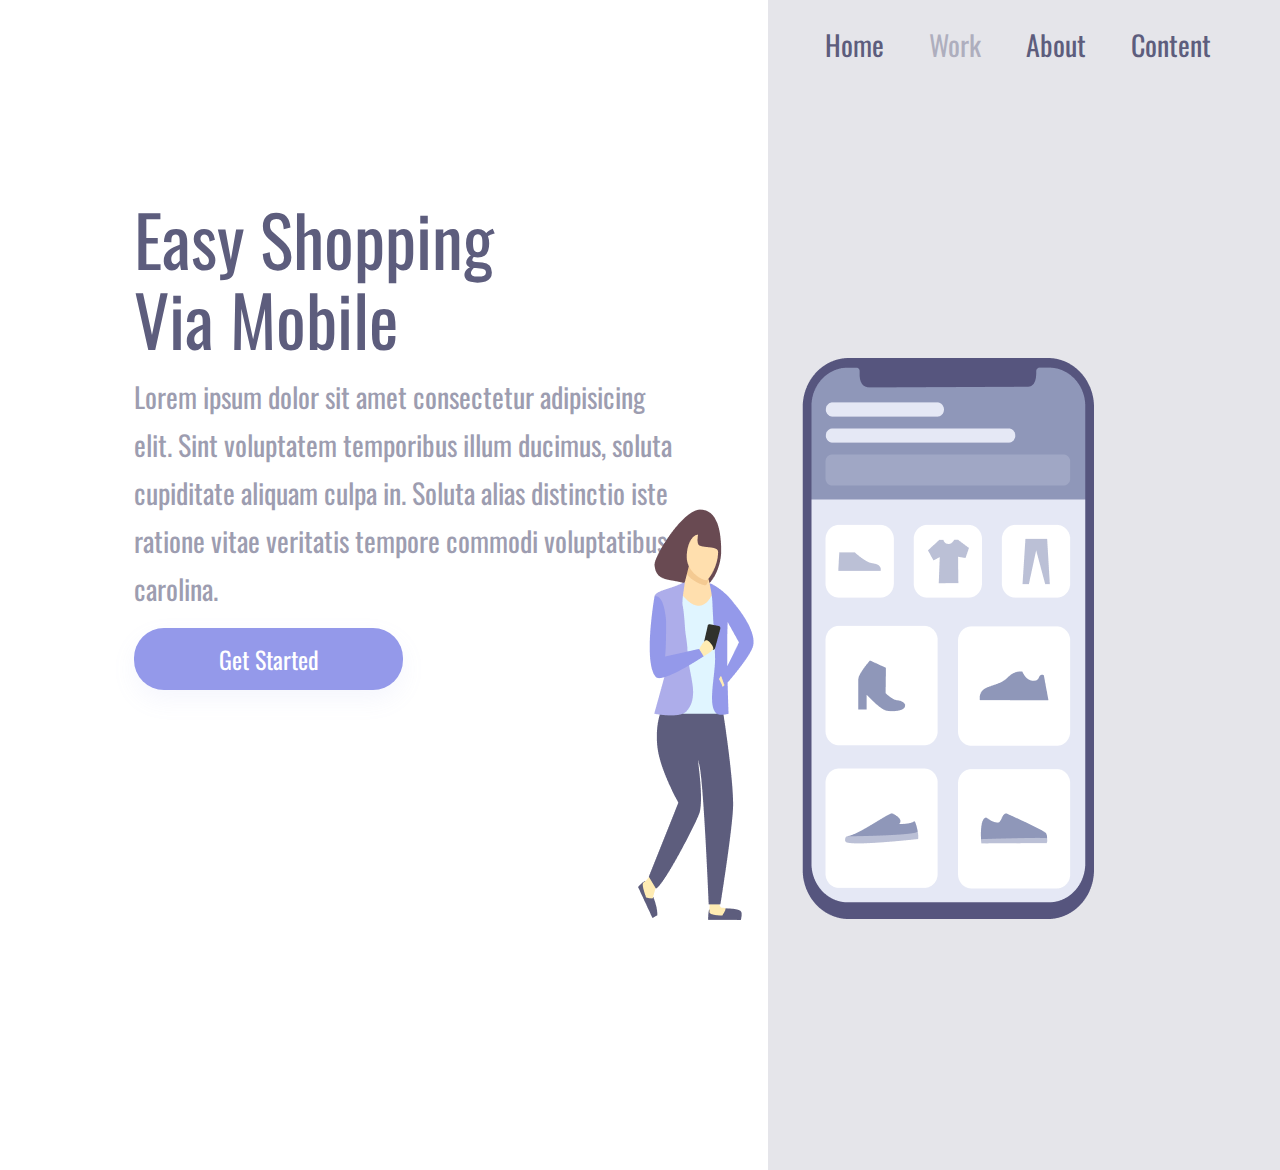
<file: index.html>
<!DOCTYPE html>
<html lang="pt-br">
  <head>
    <meta charset="UTF-8" />
    <meta name="viewport" content="width=device-width, initial-scale=1.0" />
    <link rel="preconnect" href="https://fonts.googleapis.com" />
    <link rel="preconnect" href="https://fonts.gstatic.com" crossorigin />
    <link
      href="https://fonts.googleapis.com/css2?family=Inter:wght@400;500&family=Montserrat:wght@400;500;600;700;900&family=Oswald&family=Poppins:wght@400;500;700&display=swap"
      rel="stylesheet"
    />
    <link rel="stylesheet" href="style.css" />
    <title>Easy Shopping</title>
  </head>

  <body>
    <div class="container">
      <section class="container-left">
        <h1>Easy Shopping Via Mobile</h1>
        <p>
          Lorem ipsum dolor sit amet consectetur adipisicing elit. Sint
          voluptatem temporibus illum ducimus, soluta cupiditate aliquam culpa
          in. Soluta alias distinctio iste ratione vitae veritatis tempore
          commodi voluptatibus carolina.
        </p>
        <button>Get Started</button>
      </section>
      <section class="container-right">
        <header>
          <a href="">Home</a>
          <a href="">Work</a>
          <a href="">About</a>
          <a href="">Content</a>
        </header>
        <img src="Illustration-3-3.png" alt="girl-celphone" />
      </section>
    </div>
  </body>
</html>
</file>
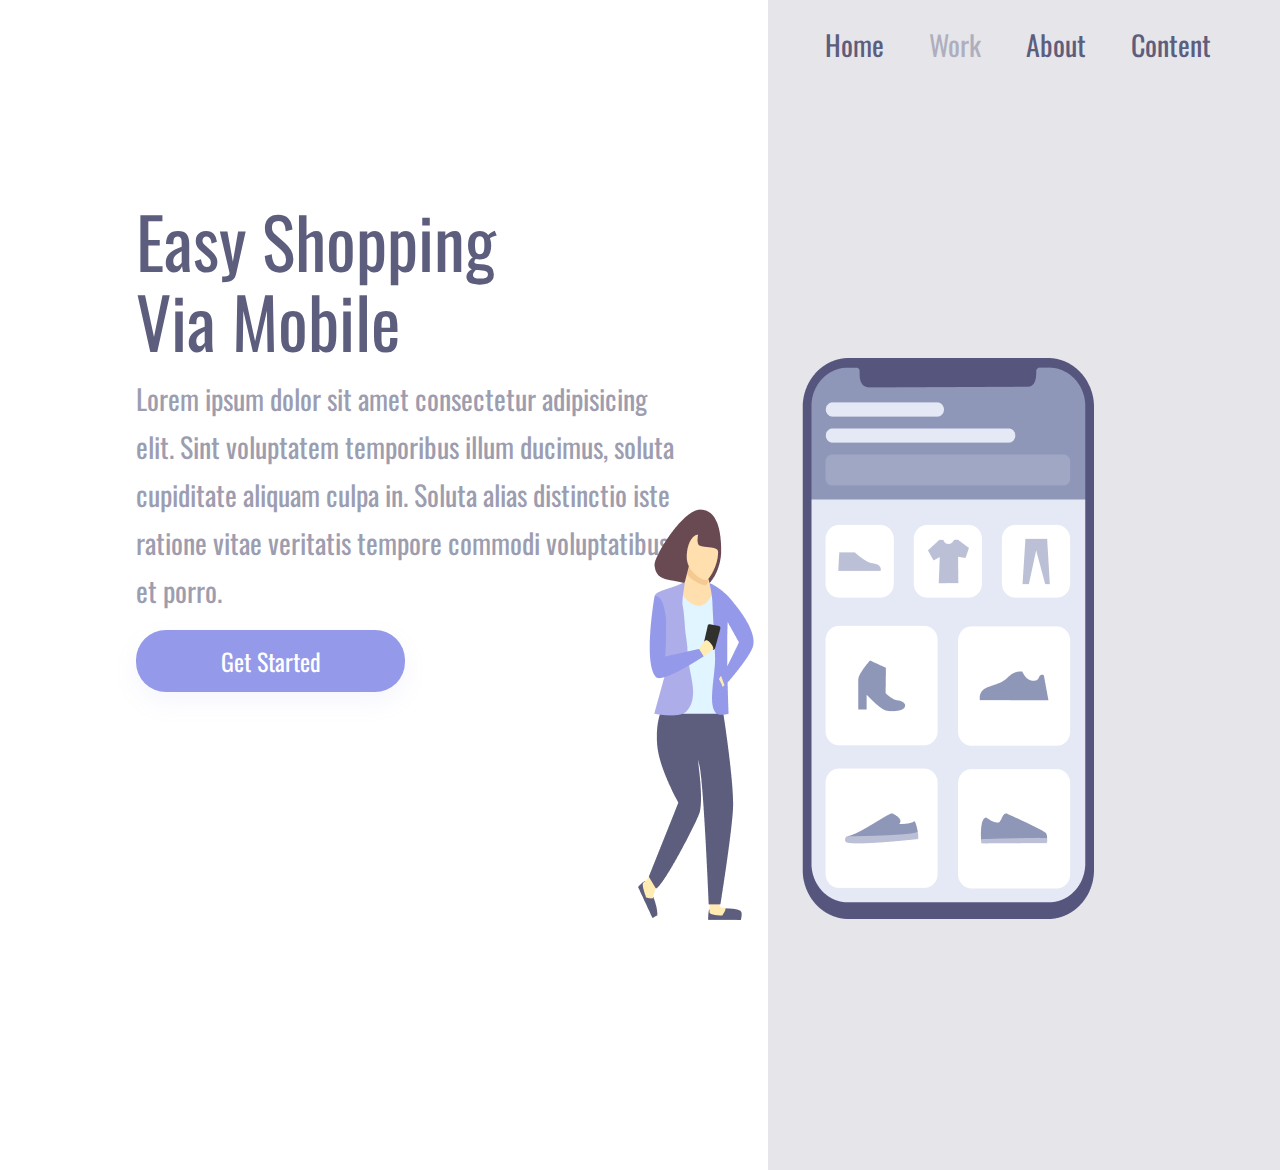
<file: 1- ProjetoResponsivo/index.html>
<!DOCTYPE html>
<html lang="pt-br">
  <head>
    <meta charset="UTF-8" />
    <meta name="viewport" content="width=device-width, initial-scale=1.0" />
    <link rel="preconnect" href="https://fonts.googleapis.com" />
    <link rel="preconnect" href="https://fonts.gstatic.com" crossorigin />
    <link
      href="https://fonts.googleapis.com/css2?family=Inter:wght@400;500&family=Montserrat:wght@400;500;600;700;900&family=Oswald&family=Poppins:wght@400;500;700&display=swap"
      rel="stylesheet"
    />
    <link rel="stylesheet" href="style.css" />
    <title>Projeto teste, response</title>
  </head>

  <body>
    <div class="container">
      <section class="container-left">
        <h1>Easy Shopping Via Mobile</h1>
        <p>
          Lorem ipsum dolor sit amet consectetur adipisicing elit. Sint
          voluptatem temporibus illum ducimus, soluta cupiditate aliquam culpa
          in. Soluta alias distinctio iste ratione vitae veritatis tempore
          commodi voluptatibus et porro.
        </p>
        <button>Get Started</button>
      </section>
      <section class="container-right">
        <header>
          <a href="">Home</a>
          <a href="">Work</a>
          <a href="">About</a>
          <a href="">Content</a>
        </header>
        <img src="Illustration-3-3.png" alt="girl-celphone" />
      </section>
    </div>
  </body>
</html>
</file>
<file: style.css>
*{
  margin: 0;
  padding: 0;
  box-sizing: border-box;
  font-family: 'Oswald', sans-serif;
}

.container {
  height: 100vh;
  width: 100vw;
}

.container-left {
  padding: 134px;
  margin-top: 5%;
  display: inline-block;
  width: 60%;
  text-align: start;
}

.container-right {
  display: inline-block;
  background: rgba(93, 93, 125, 0.16);
  height: 130vh;
  width: 40%;
  position: absolute;
}

img {
  position: relative;
  top: 25%;
  right: 130px;
}

h1 {
  font-weight: 400;
  font-size: 70px;
  line-height: 80px;
  color: #5d5d7d;
  width: 368px;
}

p {
  width: 540px;
  font-weight: 400;
  font-size: 28px;
  line-height: 48px;
  color: #5d5d7d;
  opacity: 0.6;
  margin: 15px 0;
}

button {
  width: 269px;
  height: 62px;
  background: #9499EA;
  box-shadow: 0px 10px 24px rgba(148, 153, 234, 0.09);
  border: none;
  border-radius: 30px;
  cursor: pointer;

  font-size: 24px;
  line-height: 36px;
  text-align: center;
  color: white;
}

button:hover {
  opacity: 0.8;
}

button:active {
  opacity: 0.5;
}

a {
  font-size: 28px;
  line-height: 41px;
  color: #5d5d7d;
  text-decoration: none;
  margin-right: 41px;
}

a:nth-child(2){
  opacity: 0.4;
}

a:hover {
  opacity: 0.4;
}

a:active {
  opacity: 0.8;
}

header {
  margin: 24px 0 0 57px;
}

/* MEDIA QUERIES */

@media screen and (max-width: 900px) {
  .container-left {
    width: 100%;
    height: 50%;
    padding: 0;
    margin: 0;
  }

  .container-right {
    display: block;
    height: auto;
    width: 100%;
    position: static;
    padding: 40px;
  }

  img {
    position: static;
    max-width: 90%;
  }

  header {
    display: none;
  }

  h1 {
    font-size: 36px;
    line-height: 52px;
    width: auto;
    margin: 58px 50px 0 50px;
    text-align: center;
  }

  p {
    margin: 15px 40px;
    width: auto;
    text-align: center;
    font-size: 14px;
    line-height: 24px;
  }

  button {
    margin: 0 auto;
    display: block;
  }
}
</file>
<file: 1- ProjetoResponsivo/style.css>
*{
  margin: 0;
  padding: 0;
  box-sizing: border-box;
  font-family: 'Oswald', sans-serif;
}

.container {
  height: 100vh;
  width: 100vw;
}

.container-left {
  padding: 136px;
  margin-top: 5%;
  display: inline-block;
  width: 60%;
  text-align: start;
}

.container-right {
  display: inline-block;
  background: rgba(93, 93, 125, 0.16);
  height: 130vh;
  width: 40%;
  position: absolute;
}

img {
  position: relative;
  top: 25%;
  right: 130px;
}

h1 {
  font-weight: 400;
  font-size: 70px;
  line-height: 80px;
  color: #5d5d7d;
  width: 368px;
}

p {
  width: 540px;
  font-weight: 400;
  font-size: 28px;
  line-height: 48px;
  color: #5d5d7d;
  opacity: 0.6;
  margin: 15px 0;
}

button {
  width: 269px;
  height: 62px;
  background: #9499EA;
  box-shadow: 0px 10px 24px rgba(148, 153, 234, 0.09);
  border: none;
  border-radius: 30px;
  cursor: pointer;

  font-size: 24px;
  line-height: 36px;
  text-align: center;
  color: white;
}

button:hover {
  opacity: 0.8;
}

button:active {
  opacity: 0.5;
}

a {
  font-size: 28px;
  line-height: 41px;
  color: #5d5d7d;
  text-decoration: none;
  margin-right: 41px;
}

a:nth-child(2){
  opacity: 0.4;
}

a:hover {
  opacity: 0.4;
}

a:active {
  opacity: 0.8;
}

header {
  margin: 24px 0 0 57px;
}

/* MEDIA QUERIES */

@media screen and (max-width: 900px) {
  .container-left {
    width: 100%;
    height: 50%;
    padding: 0;
    margin: 0;
  }

  .container-right {
    display: block;
    height: auto;
    width: 100%;
    position: static;
    padding: 40px;
  }

  img {
    position: static;
    max-width: 90%;
  }

  header {
    display: none;
  }

  h1 {
    font-size: 36px;
    line-height: 52px;
    width: auto;
    margin: 58px 50px 0 50px;
    text-align: center;
  }

  p {
    margin: 15px 40px;
    width: auto;
    text-align: center;
    font-size: 14px;
    line-height: 24px;
  }

  button {
    margin: 0 auto;
    display: block;
  }
}
</file>
